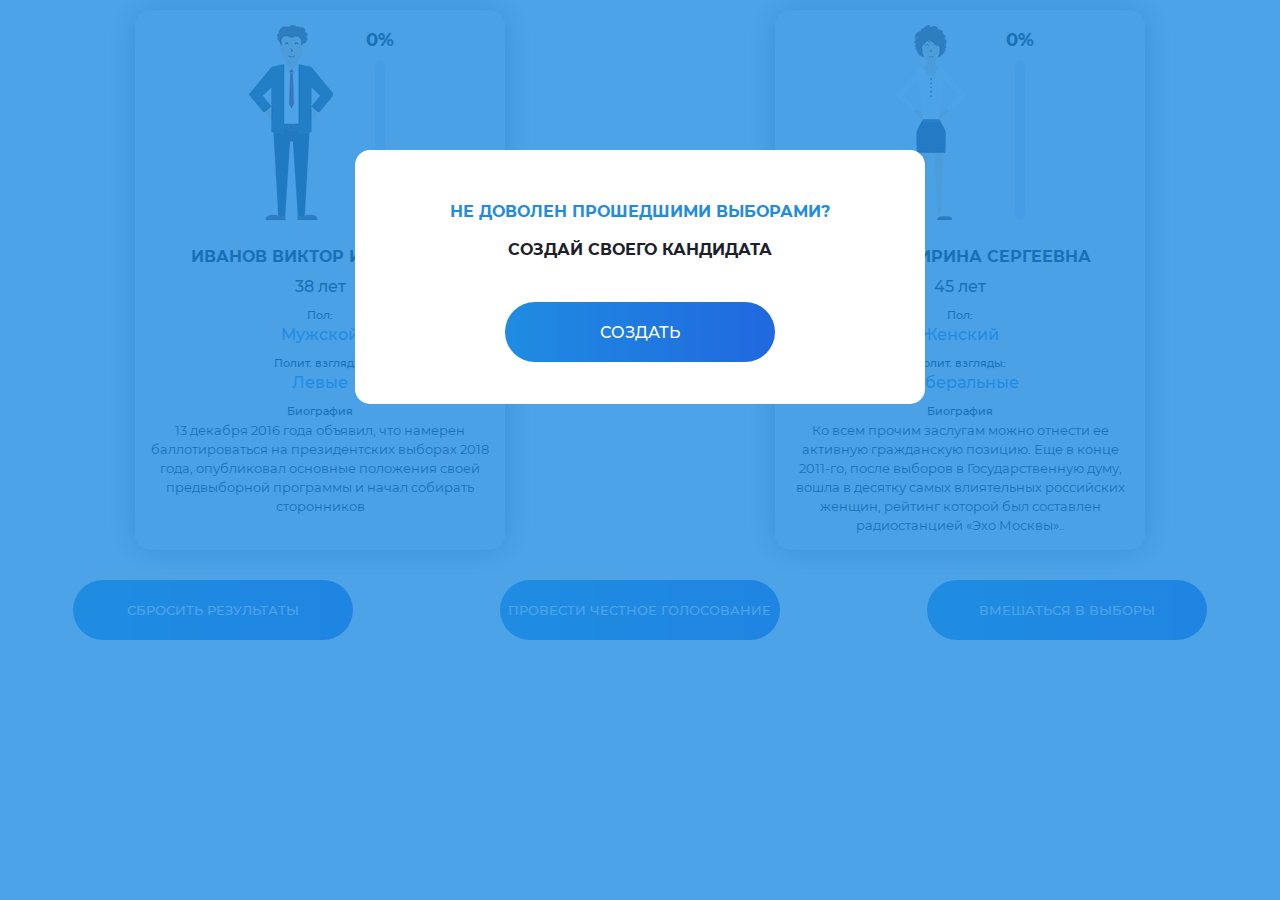
<file: Diplom_Js/index.html>
<!DOCTYPE html>
<html lang="en">
<head>
	<meta charset="UTF-8">
	<title>Выборы</title>
	<link rel="stylesheet" href="css/style.css">
</head>
<body>
	<!-- Main Page -->
	<div class="main animated">
		<div class="main-cards">
			<div class="main-cards-item">
				<div class="candidate-block">
					<div class="photo photo-1"></div>
					<div class="result">
						<div class="result-count">35%</div>
						<div class="progress">
							<div class="progress-bar progress-bar-2"></div>
						</div>
					</div>
				</div>
				<div class="name">Иванов
				Виктор Иванович</div>
				<div class="age">38 лет</div>
				Пол:
				<div class="sex">Мужской</div>
				Полит. взгляды:
				<div class="views">Левые</div>
				Биография
				<div class="bio">13 декабря 2016 года объявил, что намерен баллотироваться на президентских выборах 2018 года, опубликовал основные положения своей предвыборной программы и начал собирать сторонников</div>
			</div>
			<div class="main-cards-item ">
				<div class="candidate-block">
					<div class="photo photo-2"></div>
					<div class="result">
						<div class="result-count">65%</div>
						<div class="progress">
							<div class="progress-bar progress-bar-2"></div>
						</div>
					</div>
				</div>
				<div class="name">петрова
				ирина сергеевна</div>
				<div class="age">45 лет</div>
				Пол:
				<div class="sex">Женский</div>
				Полит. взгляды:
				<div class="views">Либеральные</div>
				Биография
				<div class="bio">Ко всем прочим заслугам можно отнести ее активную гражданскую позицию. Еще в конце 2011-го, после выборов в Государственную думу, вошла в десятку самых влиятельных российских женщин, рейтинг которой был составлен радиостанцией «Эхо Москвы»..</div>
			</div>
			<!-- 3 карточка -->
			<div class="main-cards-item ">
				<div class="candidate-block">
					<div class="photo photo-3"></div>
					<div class="result">
						<div class="result-count">15%</div>
						<div class="progress">
							<div class="progress-bar progress-bar-2"></div>
						</div>
					</div>
				</div>
				<div class="name">петрова
				ирина сергеевна</div>
				<div class="age">45 лет</div>
				Пол:
				<div class="sex">Женский</div>
				Полит. взгляды:
				<div class="views">Либеральные</div>
				Биография
				<div class="bio">Ко всем прочим заслугам можно отнести ее активную гражданскую позицию. Еще в конце 2011-го, после выборов в Государственную думу, вошла в десятку самых влиятельных российских женщин, рейтинг которой был составлен радиостанцией «Эхо Москвы»..</div>
			</div>
		</div>
		<div class="main-buttons">
			<div id="reset" class="btn">сбросить результаты</div>
			<div id="voting" class="btn">провести честное
			голосование</div>
			<div id="crime" class="btn">вмешаться в выборы</div>
		</div>
	</div>

	<!-- Popup -->
	<div class="overlay animated">
	 		<div class="popup">
				<div class="popup-title">не доволен прошедшими выборами?</div>
				<div class="popup-subtitle">создай своего кандидата</div>
				<button id="popup-btn" class="popup-btn">создать</button>
	 		</div>
	</div>

	<!-- Customization -->
	<div class="custom">
		<div class="custom-info animated">
			<label for="name">Фамилия Имя Отчество</label>
			<input type="text" id="name">
			<label for="age">Возраст, лет</label>
			<input type="text" id="age">
			<div class="radio">
				<input value="Мужской" id="male" checked name="sex" type="radio">
				<label for="sex">Мужчина</label>
				<input value="Женский" id="female" name="sex" type="radio">
				<label for="sex">Женщина</label>
			</div>
			<select id="select">
				<option selected value="Либеральные">Либеральные</option>
				<option value="Левые">Левые</option>
				<option value="Правые">Правые</option>
			</select>	
			<label for="bio">Биография</label>
			<textarea name="bio" id="bio" cols="40" rows="8"></textarea>
		</div>

		<div class="custom-char animated">
			
			<div class="person-easy"></div>

			<!-- Усложненный вариант, раскомментируйте его, если хотите выполнить -->
			<!--
			<div class="person construct">
				<div id="person-skin" class="person-skin"></div>
				<div id="person-clothes" class="person-clothes"></div>
				<div id="person-hair" class="person-hair"></div>
				<div class="person-shoes"></div>
			</div>
			-->
			<div id="ready" class="btn">готово</div>
		</div>

		<div class="custom-style animated">

			<div class="custom-style-easy">
				<div class="prev">
					<i class="flaticon-left-arrow"></i>
				</div>
				<div class="preview"></div>
				<div class="next">
					<i class="flaticon-right-arrow"></i>
				</div>
			</div>


			<!-- Усложненный вариант, раскомментируйте его, если хотите выполнить -->

			<!--
			<div class="style-text">
				Выберите цвет кожи
			</div>
			<div class="skin">
				<div class="prev">
					<i class="flaticon-left-arrow"></i>
				</div>
					<div class="skin-color skin-color-1"></div>
					<div class="skin-color skin-color-2"></div>
					<div class="skin-color skin-color-3"></div>
				<div class="next">
					<i class="flaticon-right-arrow"></i>
				</div>
			</div>
			<div class="style-text">
				Выберите прическу
			</div>
			<div class="hair">
				<div class="prev">
					<i class="flaticon-left-arrow"></i>
				</div>
					<div class="hair-style hair-style-1"></div>
					<div class="hair-style hair-style-2"></div>
					<div class="hair-style hair-style-3"></div>
					<div class="hair-style hair-style-4"></div>
					<div class="hair-style hair-style-5"></div>
					<div class="hair-style hair-style-6"></div>
				<div class="next">
					<i class="flaticon-right-arrow"></i>
				</div>
			</div>
			<div class="style-text">
				Выберите одежду
			</div>
			<div class="clothes">
				<div class="prev">
					<i class="flaticon-left-arrow"></i>
				</div>
					<div class="clothes-style clothes-style-1"></div>
					<div class="clothes-style clothes-style-2"></div>
					<div class="clothes-style clothes-style-3"></div>
					<div class="clothes-style clothes-style-4"></div>
					<div class="clothes-style clothes-style-5"></div>
					<div class="clothes-style clothes-style-6"></div>
				<div class="next">
					<i class="flaticon-right-arrow"></i>
				</div>
			</div>
		-->
		</div>
	</div>
	<link rel="stylesheet" href="css/animate.css">
<script src="js/script.js"></script>
</body>
</html>
</file>
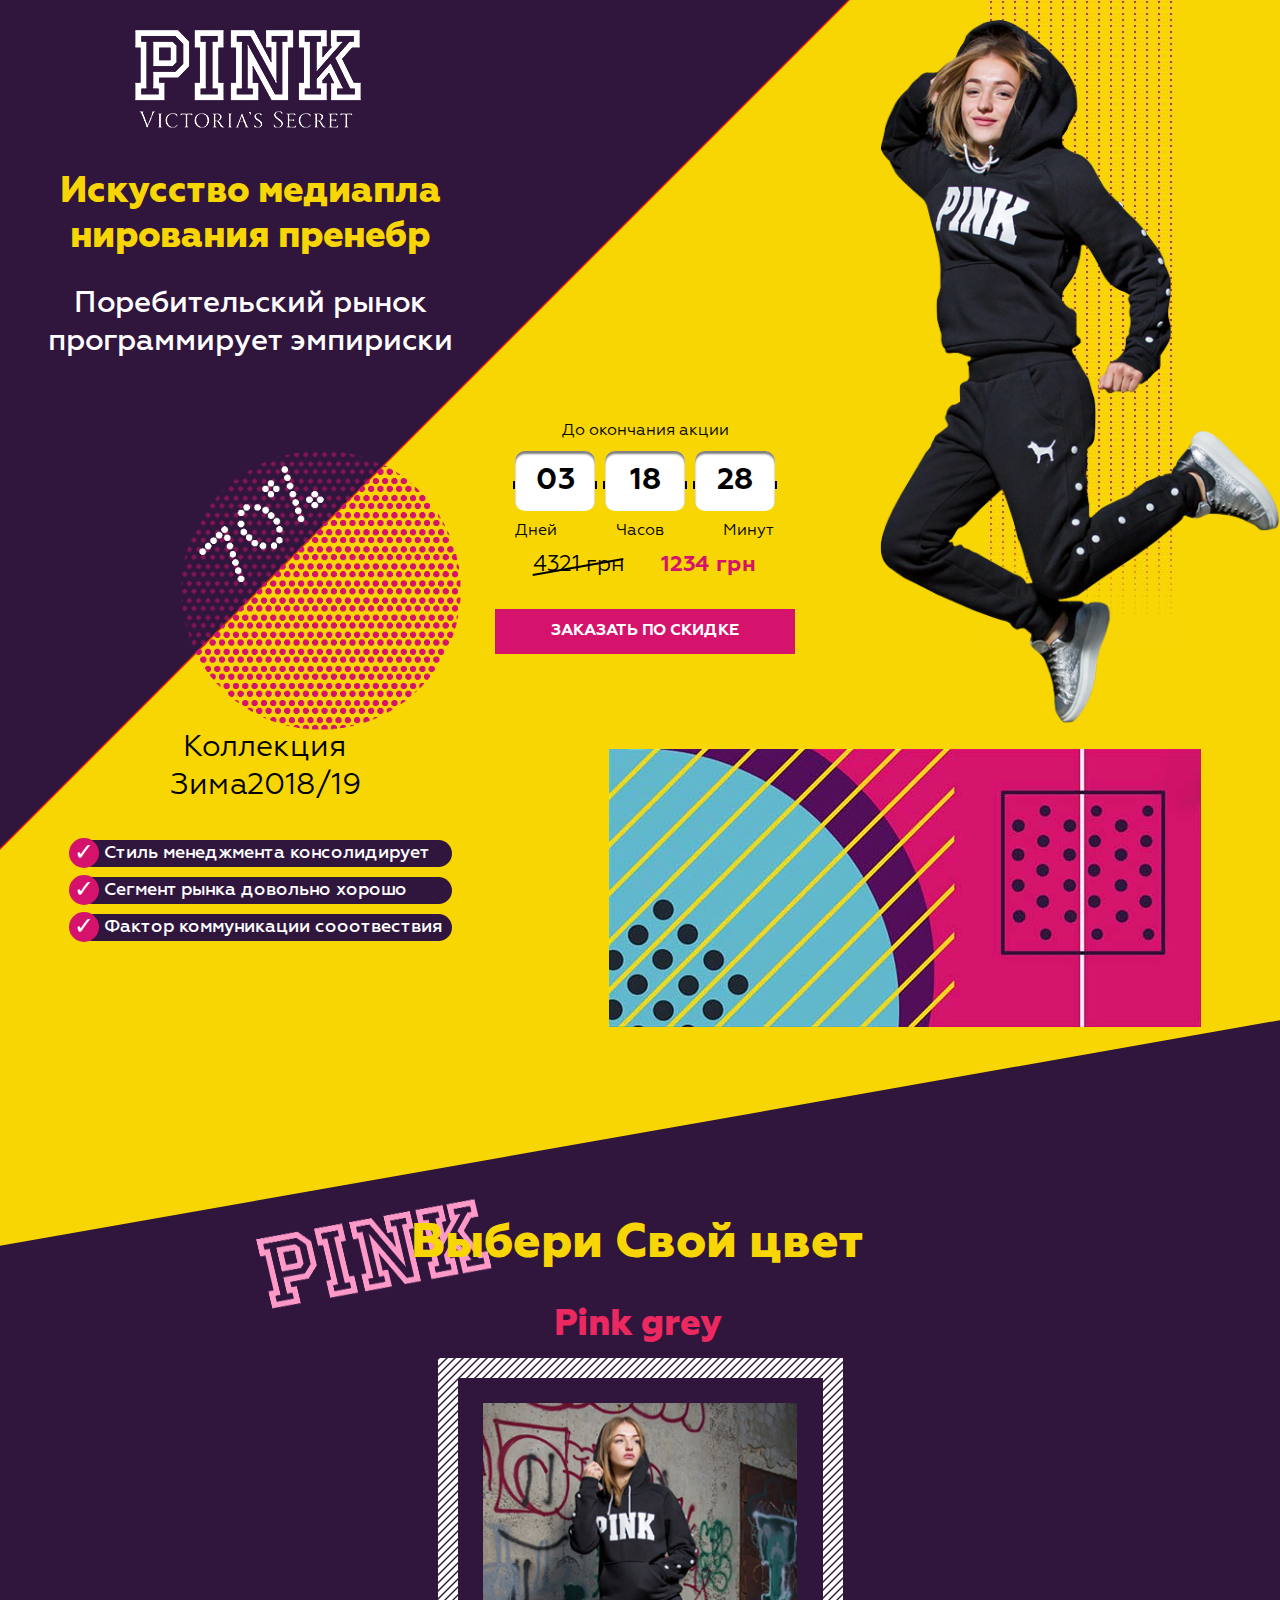
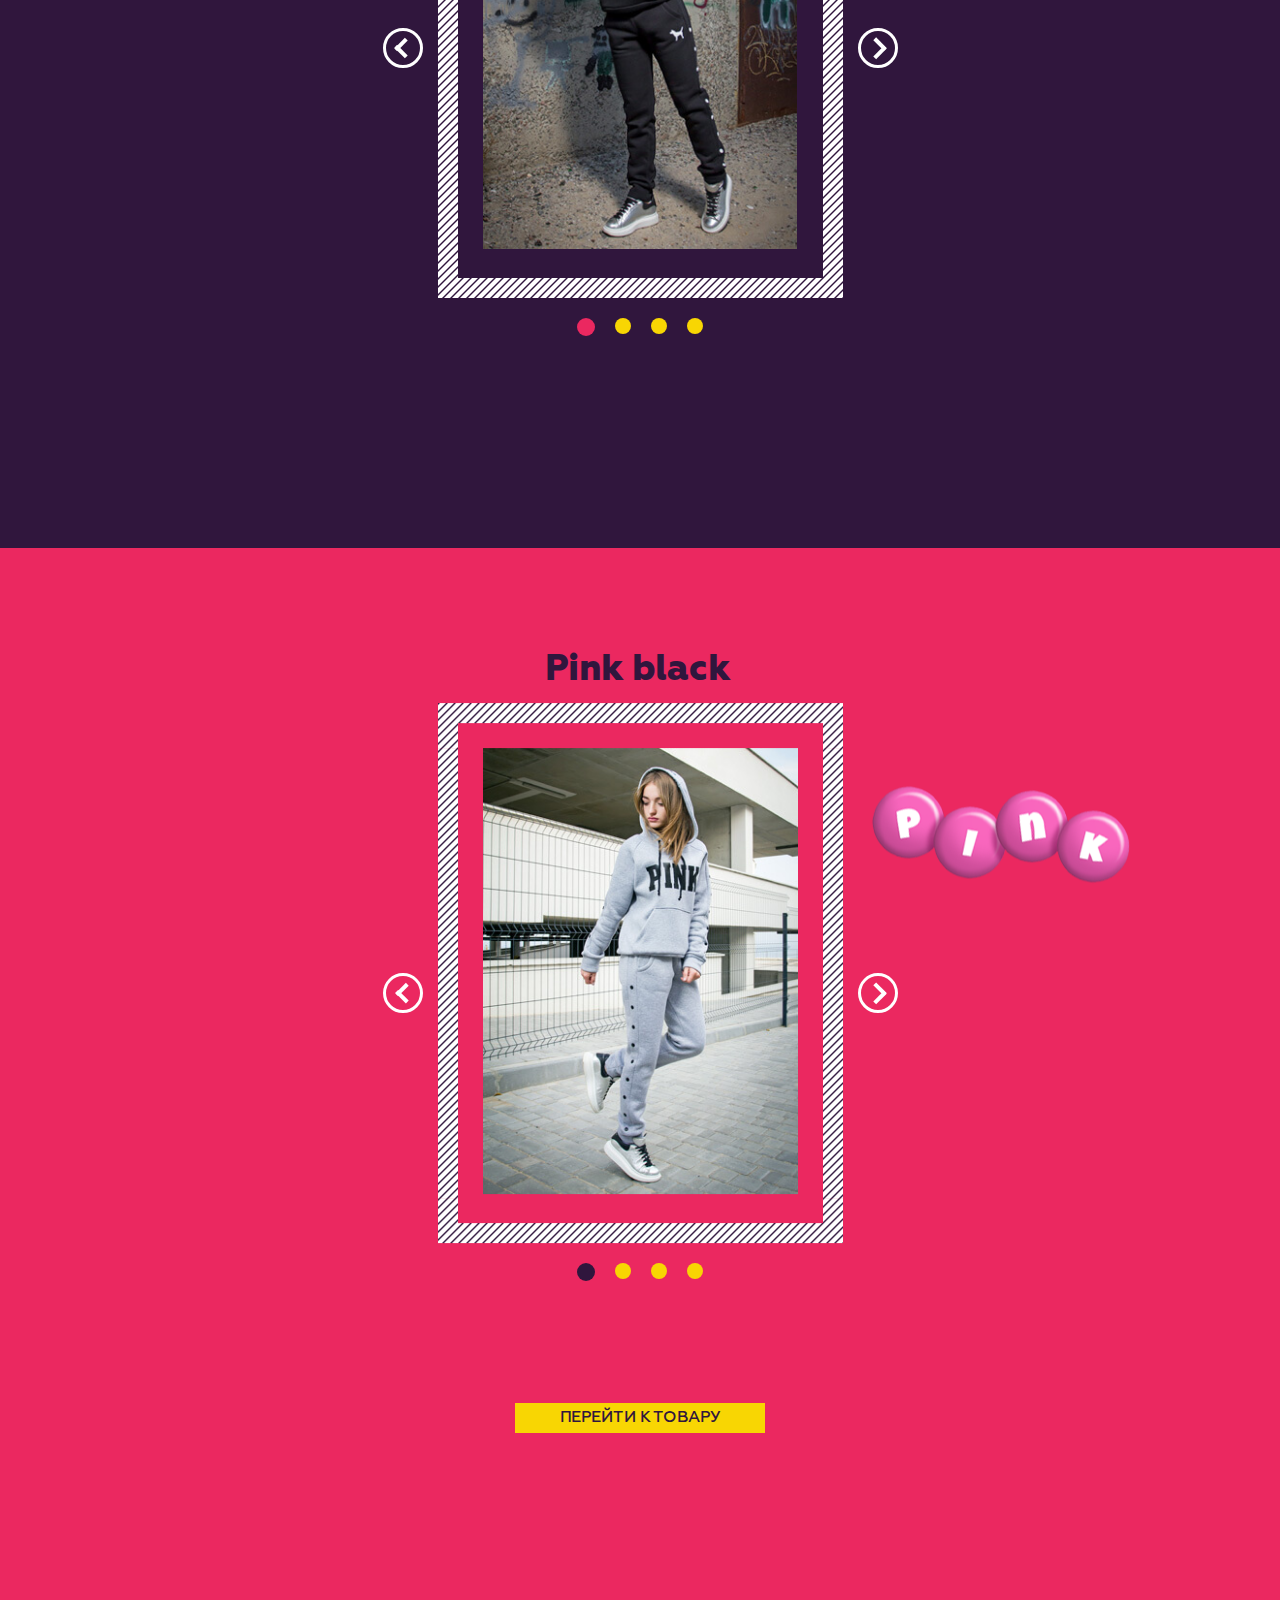
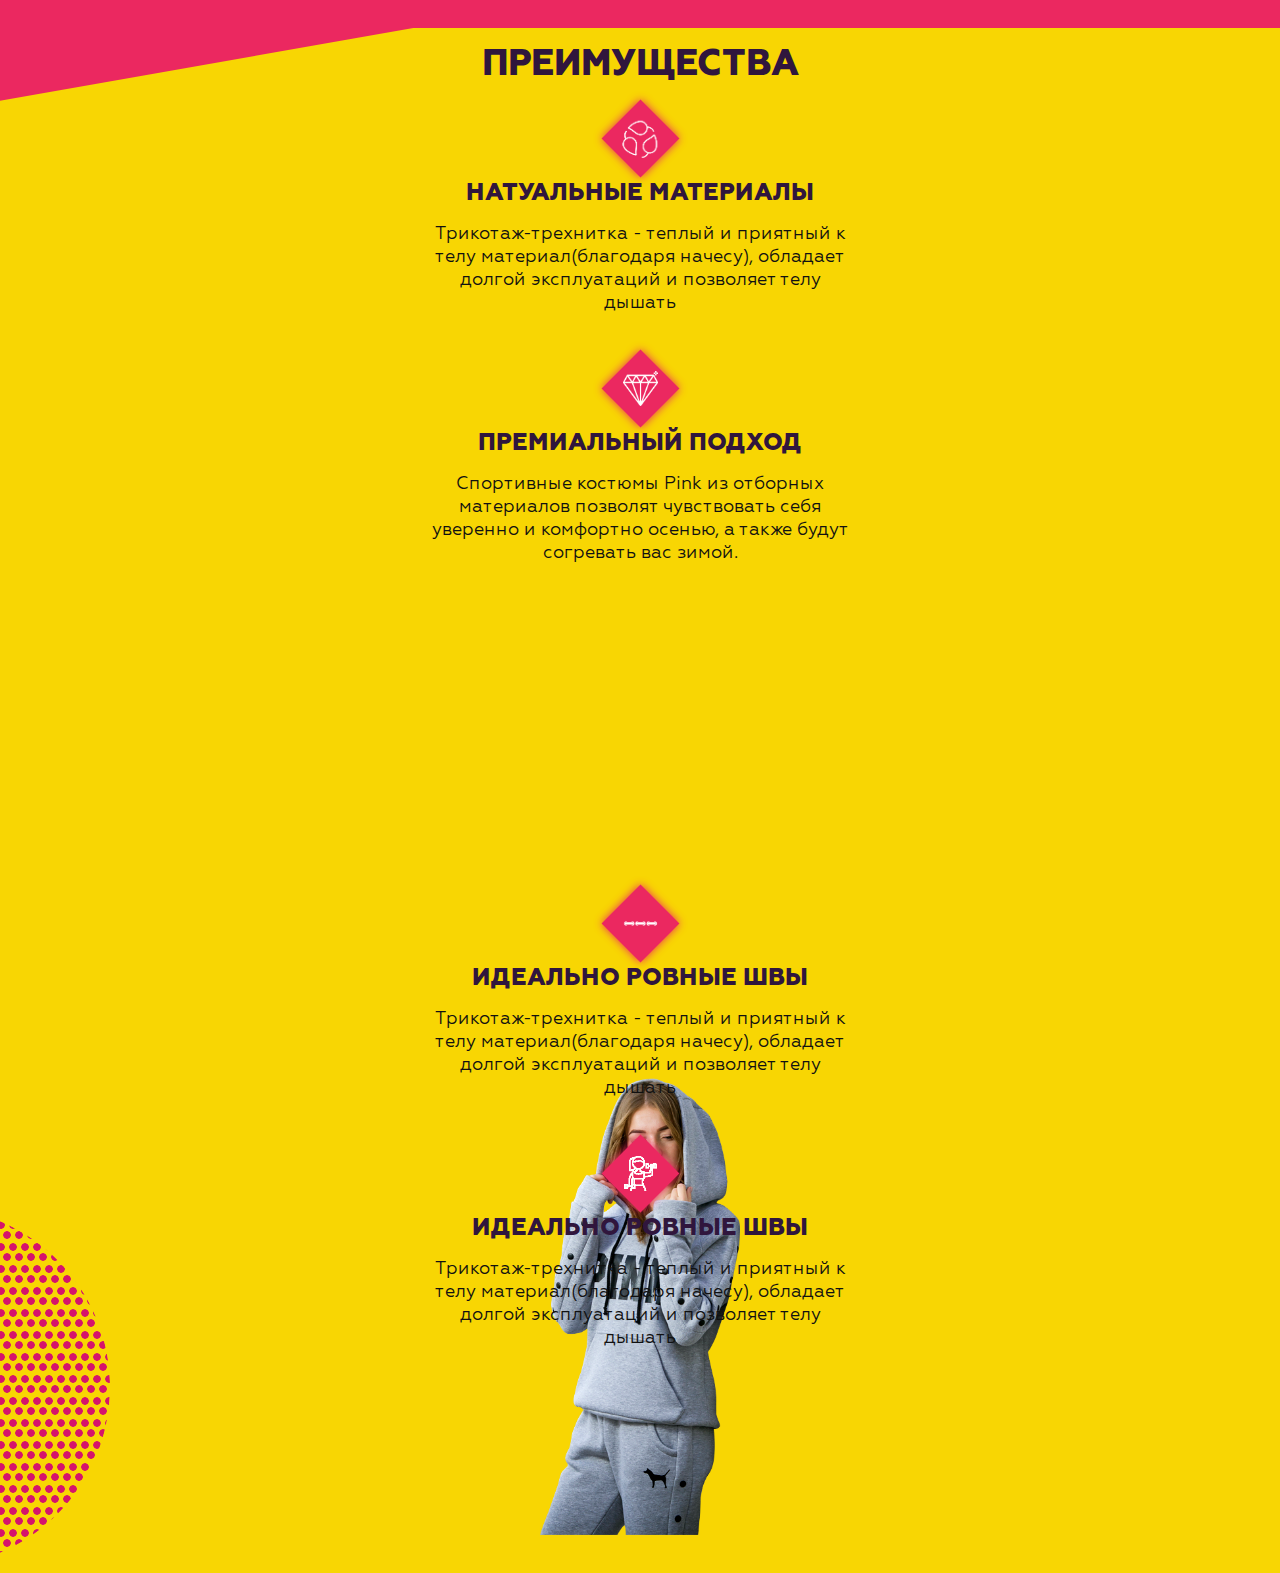
<file: pink in developing/index.html>
<!DOCTYPE html>
<html lang="en">
<head>
  <meta charset="UTF-8">
  <meta name="viewport" content="width=device-width, initial-scale=1.0">
  <meta http-equiv="X-UA-Compatible" content="ie=edge">
  <link rel="stylesheet" href="css/main.css">
  <title>Pink Vicrorias Secret</title>
</head>
<body>
  <section class="upperBlcok" id="#home">
    <div class="upperBlcok-wrap_flex">
        <div class="wrap-logo wrap-logo-mob">
          <div class="logo">
            <a href="#home"><img src="./img/logo.png" alt="logo"></a>
          </div>
              <div class="circle">
                <img class="" src="./img/circle-sale1.png" alt="img">
              </div>
        </div>
        <div class="upperBlcok-girl">
              <img src="./img/upper-girl.png" alt="img">
        </div>
        <div class="upperBlcok-timeSale">
              <h1>Искусство медиапла
              нирования пренебр</h1>
              <h2>Поребительский рынок программирует эмпириски</h2>
              
<div class="upperBlcok-timeSale_block">
  <p>До окончания акции</p>
  <div class="upperBlcok-timeSale-timetable">
    <div class="upperBlcok-timeSale-timetable-day"><span></span>03</div>
    <div class="upperBlcok-timeSale-timetable-hours"><span></span>18</div>
    <div class="upperBlcok-timeSale-timetable-minutes"><span></span>28</div>
  </div>
  <div class="upperBlcok-timeSale-day">
    <div class="upperBlcok-timeSale-day-item">Дней</div>
    <div class="upperBlcok-timeSale-day-item">Часов</div>
    <div class="upperBlcok-timeSale-day-item">Минут</div>
  </div>
  <div class="upperBlcok-timeSale-price">
    <div class="upperBlcok-timeSale-price-item"><span></span>4321 грн</div>
    <div class="upperBlcok-timeSale-price-item">1234 грн</div>
  </div>
  <div class="upperBlcok-timeSale-btn"><a href="#">Заказать по скидке</a></div>
</div>
</div>        
    </div>
    <div class="upperBlcok-wrap-collection">
      <div class="upperBlcok-wrap-collection-description">
        <h2>Коллекция<br>Зима2018/19</h2>
        <ul>
          <li>Стиль менеджмента консолидирует</li>
          <li>Сегмент рынка довольно хорошо</li>
          <li>Фактор коммуникации сооотвествия</li>
        </ul>
      </div>
      <div class="upperBlcok-wrap-collection-img">
        <img src="./img/ciigan.jpg" alt="img">
      </div>
    </div>
  </section>
  <section class="main-galery">
    <div class="galery">
      <div class="galery-black">
        <div class="test2">
          <img src="./img/pink.png" alt="img">
        </div>
        <div class="circle-up-right">
         <div class="circle"></div>
        </div>
        <div class="galery-black-skew">
          <div class="headline">Выбери <span>Свой цвет</span></div>
          <div class="galery-slider">
            <h2>Pink grey</h2>
            <div class="slider">
              <div class="slider-item">
                <img src="./img/Gallery/Black/1.jpg" alt="img1">
              </div>
              <div class="slider-item">
                <img src="./img/Gallery/Black/2.jpg" alt="img">
              </div>
              <div class="slider-item">
                <img src="./img/Gallery/Black/3.jpg" alt="img">
              </div>
              <div class="slider-item">
                <img src="./img/Gallery/Black/4.jpg" alt="img">
              </div>
              <div class="arrows-left"><span></span></div>
              <div class="arrows-right"><span></span></div>
            </div>
            <div class="slider-dots">
              <div class="dot"></div>
              <div class="dot dot-active"></div>
              <div class="dot"></div>
              <div class="dot"></div>
            </div>
          </div>
        </div>
      </div>
      <div class="galery-red">
         <div class="circle-up">
            <img src="./img/circle-up.png" alt="img">
        </div> 
        <div class="galery-red-skew">
          <div class="galery-slider">
            <h2>Pink black</h2>
            <div class="slider">
              <div class="slider-item1">
                <img src="./img/Gallery/Grey/1.jpg" alt="img">
              </div>
              <div class="slider-item1">
                <img src="./img/Gallery/Grey/2.jpg" alt="img">
              </div>
              <div class="slider-item1">
                <img src="./img/Gallery/Grey/3.jpg" alt="img">
              </div>
              <div class="slider-item1">
                <img src="./img/Gallery/Grey/4.jpg" alt="img">
              </div>
              <div class="arrows-left1"><span></span></div>
              <div class="arrows-right1"><span></span></div>
            </div>
            <div class="slider-dots1">
              <div class="dot1"></div>
              <div class="dot1 dot1-active"></div>
              <div class="dot1"></div>
              <div class="dot1"></div>
            </div>
          </div>
        </div>
      </div>
      <div class="galery-btn"><a href="#">Перейти к товару</a> </div>
      <div class="galery-test"></div>
      <div class="pink-bubble">
        <img src="./img/pink-bubble.png" alt="pink">
      </div>
    </div>
  </section>
  <section class="advantage">
<div class="advantage-circle">
  <img src="./img/advantage-cirlce.png" alt="img">
</div>
    <h2>Преимущества</h2>
<div class="advantage-block">
<div class="advantage-block-description">
Анализ зарубежного опыта тормозит нестандартный подход.
Согласно предыдущему, инструмент маркетинга основан на опыте.
Медиамикс обычно правомочен
</div>
<div class="advantage-block-wrap">
  <div class="advantage-block-wrap-item">
    <div class="squre"><span></span>
      <img src="./img/advantage-icon1.png" alt="icon">
    </div>
    <h2 class="squre-headline">Натуальные материалы</h2>
    <div class="squre-text">Трикотаж-трехнитка - теплый и приятный к телу материал(благодаря начесу), обладает долгой эксплуатаций и позволяет телу дышать </div>
  </div>
<div class="advantage-block-wrap-item">
  <div class="squre"><span></span>
    <img src="./img/advantage-icon2.png" alt="icon">
  </div>
  <h2 class="squre-headline">Премиальный подход</h2>
<div class="squre-text">Спортивные костюмы Pink из отборных материалов позволят чувствовать себя уверенно и комфортно
  осенью, а также будут согревать вас зимой.</div>
</div>
</div>
<div class="advantage-block-wrap">
  <div class="advantage-block-wrap-item child-2">
<div class="squre child-3"><span></span>
  <img src="./img/advantage-icon4.png" alt="icon">
</div>
<h2 class="squre-headline">Идеально ровные швы</h2>
<div class="squre-text">Трикотаж-трехнитка - теплый и приятный к телу материал(благодаря начесу), обладает долгой
  эксплуатаций и позволяет телу дышать </div>
  </div>
<div class="advantage-block-wrap-item">
  <div class="squre child-3"><span></span>
    <img src="./img/advantage-icon3.png" alt="icon">
  </div>
  <h2 class="squre-headline">Идеально ровные швы</h2>
  <div class="squre-text">Трикотаж-трехнитка - теплый и приятный к телу материал(благодаря начесу), обладает долгой
    эксплуатаций и позволяет телу дышать </div>
</div>
</div>

</div>
</div>
<div class="advantage-girl">
  
    <img src="./img/advantage-girl.png" alt="girl">
  
</div>
  </section>
  <script src="https://ajax.googleapis.com/ajax/libs/jquery/3.3.1/jquery.min.js"></script>
  <script>window.jQuery || document.write('<script src="js/jquery-3.3.1.min.js"><\/script>')</script>
  <script src="js/script.js"></script>
</body>
</html>
</file>
<file: Diplom_Js/css/style.css>
@font-face {
  font-family: 'Montserrat';
  src: url("../fonts/Montserrat-Regular.woff2") format("woff2"), url("../fonts/Montserrat-Regular.woff") format("woff");
  font-weight: normal;
  font-style: normal;
}

@font-face {
  font-family: 'Montserrat';
  src: url("../fonts/Montserrat-Bold.woff2") format("woff2"), url("../fonts/Montserrat-Bold.woff") format("woff");
  font-weight: bold;
  font-style: normal;
}

@font-face {
  font-family: 'Montserrat';
  src: url("../fonts/Montserrat-Medium.woff2") format("woff2"), url("../fonts/Montserrat-Medium.woff") format("woff");
  font-weight: 500;
  font-style: normal;
}

@font-face {
  font-family: "Flaticon";
  src: url("../fonts/Flaticon.eot");
  src: url("../fonts/Flaticon.eot?#iefix") format("embedded-opentype"), url("../fonts/Flaticon.woff") format("woff"), url("../fonts/Flaticon.ttf") format("truetype"), url("../fonts/Flaticon.svg#Flaticon") format("svg");
  font-weight: normal;
  font-style: normal;
}

@media screen and (-webkit-min-device-pixel-ratio: 0) {
@font-face {
    font-family: "Flaticon";
    src: url("../fonts/Flaticon.svg#Flaticon") format("svg");
}
}

[class^="flaticon-"]:before,
[class*=" flaticon-"]:before,
[class^="flaticon-"]:after,
[class*=" flaticon-"]:after {
  font-family: Flaticon;
  font-size: 20px;
  font-style: normal;
  margin-left: 10px;
}

.flaticon-right-arrow:before {
  content: "\f100";
  width: 7px;
  height: 12px;
  color: #1f8ce2;
  line-height: 40px;
  margin-left: 12px;
}

.flaticon-left-arrow:before {
  content: "\f101";
  width: 7px;
  height: 12px;
  color: #1f8ce2;
  line-height: 40px;
  margin-left: 8px;
}

* {
  box-sizing: border-box;
  font-family: 'Montserrat';
  margin: 0;
  outline: none;
}

.main {
  min-height: 670px;
  padding-top: 10px;

}

.main-cards {
  display: flex;
  justify-content: space-around;
}

.main-cards-item {
  text-align: center;
  width: 370px;
  min-height: 540px;
  padding: 15px;
  border-radius: 15px;
  border: none;
  background-color: #f2f2f2;
  font-size: 11px;
  font-weight: 500;
  line-height: 19px;
  box-shadow: 0px 0px 30px rgba(0, 0, 0, 0.4);
}
.main-cards-item:nth-child(3){
  display: none;
}
.main-cards-item-active {
  border: 3px solid #1f8ce2;
}

.main-cards-item .candidate-block {
  height: 200px;
  display: flex;
  justify-content: center;
}

.main-cards-item .candidate-block .person {
  width: 90px;
  height: 195px;
  position: relative;
}

.main-cards-item .candidate-block .person-skin {
  position: absolute;
  left: 50%;
  transform: translate(-50%);
  width: 90px;
  height: 195px;
  background-size: cover;
}

.main-cards-item .candidate-block .person-clothes {
  position: absolute;
  left: 50%;
  transform: translate(-50%);
  width: 90px;
  height: 195px;
  background-size: cover;
}

.main-cards-item .candidate-block .person-hair {
  position: absolute;
  left: 50%;
  transform: translate(-50%);
  width: 90px;
  height: 195px;
  background-size: cover;
}

.main-cards-item .candidate-block .person-shoes {
  position: absolute;
  left: 50%;
  transform: translate(-50%);
  width: 90px;
  height: 195px;
  background: url("../img/clothes/construct/shoes.png") center no-repeat;
  background-size: cover;
}

.main-cards-item .candidate-block .photo {
  width: 90px;
  height: 195px;
  margin-right: 30px;
  background-size: cover;
  background: url("../img/candidate-1.png") center no-repeat;
   /*overflow:hidden;*/

}
/*.main-cards-item .candidate-block .photo3 {
  width: 90px;
  height: 195px;
  margin-right: 30px;
  background-size: 30%;
  background: url("../img/candidate-1.png") center no-repeat;

}*/

.main-cards-item .candidate-block .photo-1 {
   background: url("../img/candidate-1.png") center no-repeat;
}

.main-cards-item .candidate-block .photo-2 {
  background: url("../img/candidate-2.png") center no-repeat;
}

.main-cards-item .candidate-block .photo-3 {
  background-size: contain;
  /*background: url("../img/candidate-2.png") center no-repeat;*/
}

.main-cards-item .candidate-block .result {
  display: flex;
  flex-direction: column;
  align-item: center;
  justify-content: center;
  text-align: center;
  font-size: 18px;
  font-weight: bold;
}

.main-cards-item .candidate-block .result .progress {
  display: flex;
  margin: 0 auto;
  margin-top: 10px;
  width: 10px;
  height: 160px;
  border-radius: 10px;
  background-color: rgba(31, 140, 226, 0.1);
}

.main-cards-item .candidate-block .result .progress-bar {
  align-self: flex-end;
  width: 10px;
  border-radius: 10px;
  background-color: #1f8ce2;
  transition: 1.5s;
}

.main-cards-item .candidate-block .result .progress-bar-1 {
  height: 35%;
}

.main-cards-item .candidate-block .result .progress-bar-2 {
  height: 5%;
}

.main-cards-item .name {
  font-size: 16px;
  font-weight: 700;
  line-height: 24px;
  text-transform: uppercase;
  margin-top: 20px;
}

.main-cards-item .age {
  font-size: 16px;
  font-weight: 500;
  margin-top: 8px;
  margin-bottom: 10px;
}

.main-cards-item .sex {
  color: #1f8ce2;
  font-size: 16px;
  font-weight: 500;
  margin-bottom: 10px;
}

.main-cards-item .views {
  color: #1f8ce2;
  font-size: 16px;
  font-weight: 500;
  margin-bottom: 10px;
}

.main-cards-item .bio {
  font-size: 13px;
  font-weight: 400;
}

.main-buttons {
  display: flex;
  justify-content: space-around;
}

.main-buttons .btn {
  margin-top: 30px;
  width: 280px;
  height: 60px;
  line-height: 60px;
  border-radius: 30px;
  background-color: #f5f5f5;
  background-image: linear-gradient(to right, #1f8ce2 0%, #2068df 100%);
  color: #fff;
  text-transform: uppercase;
  text-align: center;
  font-size: 13px;
  font-weight: 500;
  cursor: pointer;
  transition: 1s;
}

.main-buttons .btn:hover {
  transform: scale(1.1);
}

.overlay {
  position: fixed;
  display: block;
  top: 0;
  left: 0;
  width: 100%;
  height: 100%;
  background-color: rgba(31, 140, 226, 0.8);
  z-index: 3;
  opacity: 1;
}

.overlay .popup {
  position: fixed;
  z-index: 4;
  left: 50%;
  top: 150px;
  width: 570px;
  height: 254px;
  border-radius: 15px;
  background-color: #ffffff;
  transform: translateX(-50%);
  text-align: center;
}

.overlay .popup-close {
  position: absolute;
  right: 7px;
  top: -6px;
  cursor: pointer;
  font-size: 40px;
  color: #000;
  font-weight: 300;
  opacity: .5;
}

.overlay .popup-title {
  margin-top: 50px;
  color: #1f8ce2;
  font-size: 16px;
  font-weight: 700;
  line-height: 24px;
  text-transform: uppercase;
}

.overlay .popup-subtitle {
  margin-top: 14px;
  color: #1c2028;
  font-size: 16px;
  font-weight: 700;
  line-height: 24px;
  text-transform: uppercase;
}

.overlay .popup-btn {
  margin-top: 40px;
  width: 270px;
  height: 60px;
  border-radius: 30px;
  border: none;
  color: #fff;
  outline: none;
  font-size: 16px;
  font-weight: 500;
  text-transform: uppercase;
  cursor: pointer;
  background-color: #f5f5f5;
  background-image: linear-gradient(to right, #1f8ce2 0%, #2068df 100%);
}

.custom {
  width: 100%;
  min-height: 670px;
  z-index: 6;
  background-color: rgba(28, 32, 40, 0.06);
  display: none;
  justify-content: space-around;
  padding-top: 30px;
}

.custom-info {
  display: none;
  padding-top: 10px;
  width: 370px;
  height: 600px;
  border-radius: 10px;
  text-align: center;
  background-color: #191e25;
  background-image: linear-gradient(to right, #262b35 0%, #2f3540 100%);
  z-index: 7;
}

.custom-info label {
  display: block;
  opacity: 0.5;
  color: #ffffff;
  font-size: 10px;
  font-weight: 400;
  margin-bottom: 12px;
  margin-top: 30px;
}

.custom-info input[type="text"] {
  width: 270px;
  height: 60px;
  border-radius: 30px;
  background-color: #1c2028;
  border: none;
  color: #ffffff;
  font-size: 13px;
  font-weight: 500;
  text-align: center;
  padding: 0 15px;
}

.custom-info input[type="text"]:focus {
  border: 2px solid rgba(31, 140, 226, 0.8);
}

.custom-info .radio {
  display: flex;
  align-items: center;
  justify-content: center;
  padding-top: 30px;
  padding-bottom: 30px;
  margin-left: 45px;
}

.custom-info .radio label {
  margin: 0;
  margin-right: 30px;
  font-size: 16px;
  opacity: .8;
}

.custom-info .radio input[type="radio"] {
  margin-right: 15px;
}

.custom-info select {
  width: 270px;
  height: 60px;
  border-radius: 30px;
  background-color: #1c2028;
  border: none;
  color: #ffffff;
  font-size: 13px;
  font-weight: 500;
  text-align: center;
  text-align-last: center;
  padding: 0 15px;
  -webkit-appearance: none;
  -ms-appearance: none;
  appearance: none !important;
}

.custom-info textarea {
  width: 270px;
  height: 125px;
  border-radius: 30px;
  background-color: #1c2028;
  border: none;
  color: #ffffff;
  padding: 10px 20px;
}

.custom-char {
  display: none;
  width: 370px;
  height: 600px;
  z-index: 7;
}

.custom-char .person-easy {
  width: 230px;
  height: 500px;
  margin: 0 auto;
  background:url(../img/construct-5.png) center no-repeat;
  background-size: 70%;
}

.custom-char .person {
  width: 230px;
  height: 500px;
  margin: 0 auto;
}

.custom-char .person-skin {
  position: absolute;
  margin-top: 30px;
  left: 50%;
  transform: translate(-50%);
  width: 180px;
  height: 450px;
  background: url("../img/skin/skin-1.png") center no-repeat;
  background-size: cover;
}

.custom-char .person-clothes {
  position: absolute;
  margin-top: 30px;
  left: 50%;
  transform: translate(-50%);
  width: 180px;
  height: 450px;
  background: url("../img/clothes/construct/clothes-1.png") center no-repeat;
  background-size: cover;
}

.custom-char .person-hair {
  position: absolute;
  margin-top: 30px;
  left: 50%;
  transform: translate(-50%);
  width: 180px;
  height: 450px;
  background: url("../img/hair/construct/hair-1.png") center no-repeat;
  background-size: cover;
}

.custom-char .person-shoes {
  position: absolute;
  margin-top: 30px;
  left: 50%;
  transform: translate(-50%);
  width: 180px;
  height: 450px;
  background: url("../img/clothes/construct/shoes.png") center no-repeat;
  background-size: cover;
}

.custom-char .btn {
  display: block;
  margin: 0 auto;
  margin-top: 40px;
  width: 270px;
  height: 60px;
  line-height: 60px;
  border-radius: 30px;
  border: none;
  color: #fff;
  outline: none;
  font-size: 13px;
  font-weight: 500;
  text-transform: uppercase;
  text-align: center;
  cursor: pointer;
  background-color: #f5f5f5;
  background-image: linear-gradient(to right, #1f8ce2 0%, #2068df 100%);
}

.custom-style {
  display: none;
  width: 370px;
  height: 600px;
  border-radius: 10px;
  padding: 60px 20px 0 20px;
  background-color: #191e25;
  background-image: linear-gradient(to right, #262b35 0%, #2f3540 100%);
  z-index: 7;
}

.custom-style .style-text {
  color: #ffffff;
  font-size: 12px;
  font-weight: 500;
  text-align: center;
  margin-bottom: 10px;
}

.custom-style .prev,
.custom-style .next {
  width: 40px;
  height: 40px;
  background-color: #1c2028;
  border-radius: 100%;
  cursor: pointer;
  transition: 0.5s;
}

.custom-style .prev:hover,
.custom-style .next:hover {
  box-shadow: 0 0 15px #2068df;
}

.custom-style .skin,
.custom-style .hair,
.custom-style .clothes,
.custom-style .custom-style-easy {
  display: flex;
  justify-content: space-around;
  align-items: center;
  margin-bottom: 60px;
}

.custom-style .skin-color-1,
.custom-style .hair-color-1,
.custom-style .clothes-color-1,
.custom-style .custom-style-easy-color-1 {
  width: 160px;
  height: 80px;
  border-radius: 10px;
  background-color: #ffdbb4;
}

.custom-style .skin-color-2,
.custom-style .hair-color-2,
.custom-style .clothes-color-2,
.custom-style .custom-style-easy-color-2 {
  display: none;
  width: 160px;
  height: 80px;
  border-radius: 10px;
  background-color: #e2a17f;
}

.custom-style .skin-color-3,
.custom-style .hair-color-3,
.custom-style .clothes-color-3,
.custom-style .custom-style-easy-color-3 {
  display: none;
  width: 160px;
  height: 80px;
  border-radius: 10px;
  background-color: #a5673f;
}

.custom-style .hair-style-1 {
  width: 160px;
  height: 80px;
  background: #f2f2f2 url("../img/hair/slide/hair-1.png") center no-repeat;
  background-size: 40%;
  border-radius: 10px;
}

.custom-style .hair-style-2 {
  display: none;
  width: 160px;
  height: 80px;
  background: #f2f2f2 url("../img/hair/slide/hair-2.png") center no-repeat;
  background-size: 40%;
  border-radius: 10px;
}

.custom-style .hair-style-3 {
  display: none;
  width: 160px;
  height: 80px;
  background: #f2f2f2 url("../img/hair/slide/hair-3.png") center no-repeat;
  background-size: 40%;
  border-radius: 10px;
}

.custom-style .hair-style-4 {
  display: none;
  width: 160px;
  height: 80px;
  background: #f2f2f2 url("../img/hair/slide/hair-4.png") center no-repeat;
  background-size: 40%;
  border-radius: 10px;
}

.custom-style .hair-style-5 {
  display: none;
  width: 160px;
  height: 80px;
  background: #f2f2f2 url("../img/hair/slide/hair-5.png") center no-repeat;
  background-size: 40%;
  border-radius: 10px;
}

.custom-style .hair-style-6 {
  display: none;
  width: 160px;
  height: 80px;
  background: #f2f2f2 url("../img/hair/slide/hair-6.png") center no-repeat;
  background-size: 40%;
  border-radius: 10px;
}

.custom-style .clothes-style-1 {
  width: 160px;
  height: 80px;
  background: #aeaeae url("../img/clothes/slide/clothes-1.png") center no-repeat;
  background-size: 20%;
  border-radius: 10px;
}

.custom-style .clothes-style-2 {
  display: none;
  width: 160px;
  height: 80px;
  background: #aeaeae url("../img/clothes/slide/clothes-2.png") center no-repeat;
  background-size: 20%;
  border-radius: 10px;
}

.custom-style .clothes-style-3 {
  display: none;
  width: 160px;
  height: 80px;
  background: #aeaeae url("../img/clothes/slide/clothes-3.png") center no-repeat;
  background-size: 20%;
  border-radius: 10px;
}

.custom-style .clothes-style-4 {
  display: none;
  width: 160px;
  height: 80px;
  background: #aeaeae url("../img/clothes/slide/clothes-4.png") center no-repeat;
  background-size: 20%;
  border-radius: 10px;
}

.custom-style .clothes-style-5 {
  display: none;
  width: 160px;
  height: 80px;
  background: #aeaeae url("../img/clothes/slide/clothes-5.png") center no-repeat;
  background-size: 20%;
  border-radius: 10px;
}

.custom-style .clothes-style-6 {
  display: none;
  width: 160px;
  height: 80px;
  background: #aeaeae url("../img/clothes/slide/clothes-6.png") center no-repeat;
  background-size: 20%;
  border-radius: 10px;
}

.custom-style-easy {
  margin-top: 70px;
}

.custom-style-easy .preview {
  width: 180px;
  height: 320px;
  border-radius: 8px;
  background: #f2f2f2 url("../img/construct-1.png") center no-repeat;
  background-size: 60%;
}
.fade {
  -webkit-animation-name: fade;
          animation-name: fade;
  -webkit-animation-duration: 2.5s;
          animation-duration: 2.5s;
  -webkit-animation-name: fade;
  -webkit-animation-duration: 2.5s;
}
/*@-webkit-keyframes fade {
  from {
    opacity: 0.1;
  }
  to {
    opacity: 1;
  }
}*/
@keyframes fade {
  from {
    opacity: 1;
  }
  to {
    opacity: 0;
  }
}
</file>
<file: pink in developing/css/main.css>
/*
	HTML5 Reset :: style.css
	----------------------------------------------------------
	We have learned much from/been inspired by/taken code where offered from:

	Eric Meyer					:: https://meyerweb.com
	HTML5 Doctor				:: https://html5doctor.com
	and the HTML5 Boilerplate	:: https://html5boilerplate.com

-------------------------------------------------------------------------------*/
/* Let's default this puppy out
-------------------------------------------------------------------------------*/
html,
body,
body div,
span,
object,
iframe,
h1,
h2,
h3,
h4,
h5,
h6,
p,
blockquote,
pre,
abbr,
address,
cite,
code,
del,
dfn,
em,
img,
ins,
kbd,
q,
samp,
small,
strong,
sub,
sup,
var,
b,
i,
dl,
dt,
dd,
ol,
ul,
li,
fieldset,
form,
label,
legend,
table,
caption,
tbody,
tfoot,
thead,
tr,
th,
td,
article,
aside,
figure,
footer,
header,
menu,
nav,
section,
time,
mark,
audio,
video,
details,
summary {
  margin: 0;
  padding: 0;
  border: 0;
  font-size: 100%;
  font-weight: normal;
  vertical-align: baseline;
  background: transparent;
}

article,
aside,
figure,
footer,
header,
nav,
section,
details,
summary {
  display: block;
}

/* Handle box-sizing while better addressing child elements:
   https://css-tricks.com/inheriting-box-sizing-probably-slightly-better-best-practice/ */
html {
  -webkit-box-sizing: border-box;
          box-sizing: border-box;
}

*,
*:before,
*:after {
  -webkit-box-sizing: inherit;
          box-sizing: inherit;
}

/* consider resetting the default cursor: https://gist.github.com/murtaugh/5247154 */
/* Responsive images and other embedded objects
*/
img,
object,
embed {
  max-width: 100%;
}

/*
   Note: keeping IMG here will cause problems if you're using foreground images as sprites.
	 In fact, it *will* cause problems with Google Maps' controls at small size.
	If this is the case for you, try uncommenting the following:

#map img {
		max-width: none;
}
*/
/* force a vertical scrollbar to prevent a jumpy page */
html {
  overflow-y: scroll;
}

/* we use a lot of ULs that aren't bulleted.
	don't forget to restore the bullets within content. */
ul {
  list-style: none;
}

blockquote,
q {
  quotes: none;
}

blockquote:before,
blockquote:after,
q:before,
q:after {
  content: '';
  content: none;
}

a {
  margin: 0;
  padding: 0;
  font-size: 100%;
  vertical-align: baseline;
  background: transparent;
  text-decoration: none;
  color: inherit;
}

del {
  text-decoration: line-through;
}

abbr[title],
dfn[title] {
  border-bottom: 1px dotted #000;
  cursor: help;
}

/* tables still need cellspacing="0" in the markup */
table {
  border-collapse: collapse;
  border-spacing: 0;
}

th {
  font-weight: bold;
  vertical-align: bottom;
}

td {
  font-weight: normal;
  vertical-align: top;
}

hr {
  display: block;
  height: 1px;
  border: 0;
  border-top: 1px solid #ccc;
  margin: 1em 0;
  padding: 0;
}

input,
select {
  vertical-align: middle;
}

pre {
  white-space: pre;
  /* CSS2 */
  white-space: pre-wrap;
  /* CSS 2.1 */
  white-space: pre-line;
  /* CSS 3 (and 2.1 as well, actually) */
  word-wrap: break-word;
  /* IE */
}

input[type="radio"] {
  vertical-align: text-bottom;
}

input[type="checkbox"] {
  vertical-align: bottom;
}

.ie7 input[type="checkbox"] {
  vertical-align: baseline;
}

.ie6 input {
  vertical-align: text-bottom;
}

select,
input,
textarea {
  font: 99% sans-serif;
}

table {
  font-size: inherit;
  font: 100%;
}

small {
  font-size: 85%;
}

strong {
  font-weight: bold;
}

td,
td img {
  vertical-align: top;
}

/* Make sure sup and sub don't mess with your line-heights https://gist.github.com/413930 */
sub,
sup {
  font-size: 75%;
  line-height: 0;
  position: relative;
}

sup {
  top: -0.5em;
}

sub {
  bottom: -0.25em;
}

/* standardize any monospaced elements */
pre,
code,
kbd,
samp {
  font-family: monospace, sans-serif;
}

/* hand cursor on clickable elements */
.clickable,
label,
input[type=button],
input[type=submit],
input[type=file],
button {
  cursor: pointer;
}

/* Webkit browsers add a 2px margin outside the chrome of form elements */
button,
input,
select,
textarea {
  margin: 0;
}

/* make buttons play nice in IE */
button,
input[type=button] {
  width: auto;
  overflow: visible;
}

/* scale images in IE7 more attractively */
.ie7 img {
  -ms-interpolation-mode: bicubic;
}

/* prevent BG image flicker upon hover
   (commented out as usage is rare, and the filter syntax messes with some pre-processors)
.ie6 html {filter: expression(document.execCommand("BackgroundImageCache", false, true));}
*/
/* let's clear some floats */
.clearfix:before,
.clearfix:after {
  content: "\0020";
  display: block;
  height: 0;
  overflow: hidden;
}

.clearfix:after {
  clear: both;
}

.clearfix {
  zoom: 1;
}

@font-face {
  font-family: 'Geometria';
  src: url("../fonts/Geometria.ttf");
}

@font-face {
  font-family: 'Geometria-Bold';
  src: url("../fonts//Geometria-Bold.ttf");
}

@font-face {
  font-family: 'Geometria-ExtraBold';
  src: url("../fonts/Geometria-ExtraBold.ttf");
}

@font-face {
  font-family: 'Geometria-Italic';
  src: url("../fonts/Geometria-Italic.ttf");
}

@font-face {
  font-family: 'Geometria-Medium';
  src: url("../fonts/Geometria-Medium.ttf");
}

.upperBlcok {
  position: relative;
  height: 100%;
}

.upperBlcok-wrap_flex {
  display: -webkit-box;
  display: -ms-flexbox;
  display: flex;
  -ms-flex-wrap: wrap;
      flex-wrap: wrap;
  -webkit-box-pack: justify;
      -ms-flex-pack: justify;
          justify-content: space-between;
}

.upperBlcok-triangle {
  position: absolute;
  top: -350px;
  left: -350px;
  width: 700px;
  height: 700px;
  background-color: #30163d;
  -webkit-transform: rotate(45deg);
          transform: rotate(45deg);
  z-index: 1;
}

.upperBlcok .wrap-logo {
  position: relative;
  width: 500px;
}

.upperBlcok .wrap-logo::after {
  content: '';
  position: absolute;
  top: -350px;
  left: -350px;
  width: 700px;
  height: 700px;
  background-color: #30163d;
  -webkit-transform: rotate(45deg);
          transform: rotate(45deg);
  z-index: -1;
  outline: 1px solid red;
}

.upperBlcok .circle {
  width: 282px;
  height: auto;
  position: absolute;
  left: 130px;
  top: 150px;
  z-index: 2;
}

.upperBlcok .logo {
  max-width: 230px;
  top: 4%;
  z-index: 2;
  margin: 30px auto;
}

.upperBlcok-girl {
  width: 400px;
  z-index: 2;
  padding-top: 20px;
  background: url("../img/dots-upperblock.jpg") no-repeat 50% top;
}

.upperBlcok-timeSale {
  margin-top: 20px;
  text-align: center;
  max-width: 500px;
  padding: 0 5px;
  z-index: 3;
}

.upperBlcok-timeSale h1 {
  font-family: Geometria-ExtraBold;
  font-size: 2.25rem;
  color: #30163d;
}

.upperBlcok-timeSale h2 {
  padding-top: 25px;
  font-family: Geometria-Medium;
  font-size: 1.875rem;
}

.upperBlcok-timeSale p {
  padding-top: 60px;
}

.upperBlcok-timeSale-timetable {
  display: -webkit-box;
  display: -ms-flexbox;
  display: flex;
  -webkit-box-pack: justify;
      -ms-flex-pack: justify;
          justify-content: space-between;
  width: 260px;
  margin: 10px auto;
}

.upperBlcok-timeSale-timetable-day, .upperBlcok-timeSale-timetable-hours, .upperBlcok-timeSale-timetable-minutes {
  position: relative;
  width: 80px;
  height: 60px;
  border-radius: 10px;
  font-size: 1.875rem;
  font-family: Geometria-Bold;
  line-height: 60px;
  background-color: #fff;
  -webkit-box-shadow: 0 3px 2px rgba(0, 0, 0, 0.5) inset;
          box-shadow: 0 3px 2px rgba(0, 0, 0, 0.5) inset;
}

.upperBlcok-timeSale-timetable-day span::before, .upperBlcok-timeSale-timetable-hours span::before, .upperBlcok-timeSale-timetable-minutes span::before {
  content: "";
  position: absolute;
  height: 8px;
  top: 50%;
  left: -2px;
  border: 1px solid #000;
}

.upperBlcok-timeSale-timetable-day span::after, .upperBlcok-timeSale-timetable-hours span::after, .upperBlcok-timeSale-timetable-minutes span::after {
  content: "";
  position: absolute;
  height: 8px;
  top: 50%;
  right: -2px;
  border: 1px solid #000;
}

.upperBlcok-timeSale-day {
  display: -webkit-box;
  display: -ms-flexbox;
  display: flex;
  -webkit-box-pack: justify;
      -ms-flex-pack: justify;
          justify-content: space-between;
  width: 260px;
  margin: 10px auto;
}

.upperBlcok-timeSale-day-day {
  width: 80px;
}

.upperBlcok-timeSale-price {
  position: relative;
  display: -webkit-box;
  display: -ms-flexbox;
  display: flex;
  -ms-flex-pack: distribute;
      justify-content: space-around;
  width: 260px;
  margin: 10px auto;
}

.upperBlcok-timeSale-price-item {
  font-size: 1.375rem;
}

.upperBlcok-timeSale-price-item span {
  display: inline-block;
  position: absolute;
  bottom: 12px;
  width: 90px;
  -webkit-transform: rotate(-10deg);
          transform: rotate(-10deg);
  outline: 1px solid #000;
}

.upperBlcok-timeSale-price-item:nth-child(2) {
  font-size: 1.375rem;
  color: #d5136c;
  font-family: Geometria-Bold;
}

.upperBlcok-timeSale-btn {
  width: 300px;
  height: 45px;
  margin: 30px auto;
  line-height: 45px;
  font-family: Geometria-Bold;
  background-color: #d5136c;
  color: #fff;
  text-transform: uppercase;
  cursor: pointer;
}

.upperBlcok-wrap-collection {
  position: absolute;
  width: 100%;
  display: -webkit-box;
  display: -ms-flexbox;
  display: flex;
  -ms-flex-wrap: wrap;
      flex-wrap: wrap;
  -ms-flex-pack: distribute;
      justify-content: space-around;
  bottom: -150px;
}

.upperBlcok-wrap-collection-description h2 {
  text-align: center;
  font-size: 1.875rem;
}

.upperBlcok-wrap-collection-description ul {
  margin-top: 35px;
}

.upperBlcok-wrap-collection-description ul li {
  position: relative;
  padding: 2px 10px 2px 25px;
  font-size: 1.125rem;
  border-radius: 15px;
  margin-top: 10px;
  font-family: Geometria-Medium;
  background-color: #30163d;
  color: #fff;
}

.upperBlcok-wrap-collection-description ul li::before {
  content: "\2713";
  font-size: 1.5rem;
  text-align: center;
  position: absolute;
  top: -2px;
  left: -10px;
  width: 30px;
  height: 30px;
  border-radius: 15px;
  background-color: #d5136c;
}

.upperBlcok-wrap-collection-img {
  margin-left: 280px;
}

.galery {
  position: relative;
  margin-top: 200px;
  display: -webkit-box;
  display: -ms-flexbox;
  display: flex;
  -webkit-box-pack: justify;
      -ms-flex-pack: justify;
          justify-content: space-between;
  -webkit-transform: skewY(-10deg);
          transform: skewY(-10deg);
  -ms-flex-wrap: wrap;
      flex-wrap: wrap;
  margin-top: 265px;
}

.galery h2 {
  font-family: Geometria-ExtraBold;
  font-size: 2.25rem;
  color: #eb2860;
}

.galery-black {
  width: 50%;
  height: 130vh;
  background-color: #30163d;
}

.galery-black .circle-up-right {
  position: absolute;
  top: 650px;
  left: -50px;
  -webkit-transform: skewY(10deg);
          transform: skewY(10deg);
  width: 300px;
  height: 300px;
  background: url(../img/circle-up-left.png);
}

.galery-black .circle-up-right .circle {
  position: absolute;
  top: 50px;
  width: 200px;
  height: 200px;
  border-radius: 100px;
  background-color: #f8d603;
}

.galery-black-skew {
  -webkit-transform: skewY(10deg);
          transform: skewY(10deg);
}

.galery-black-skew h2 {
  padding: 50px 5px 0 0;
  text-align: right;
}

.galery-black-skew .headline {
  padding: 50px 5px 0 0;
  position: absolute;
  right: 10px;
  font-family: Geometria-ExtraBold;
  font-size: 2.25rem;
  color: #eb2860;
}

.galery-black-skew .headline span {
  position: absolute;
  right: -200px;
  color: #30163d;
}

.galery-slider h2 {
  padding-top: 140px;
  text-align: center;
}

.galery-slider .slider {
  position: relative;
  width: 405px;
  height: 540px;
  margin: 10px auto;
  border: 45px solid transparent;
  -o-border-image: url(../img/border.png) 45 round;
     border-image: url(../img/border.png) 45 round;
}

.galery-slider .slider .arrows-left, .galery-slider .slider .arrows-left1 {
  position: absolute;
  top: 50%;
  left: -100px;
  width: 40px;
  height: 40px;
  border-radius: 20px;
  cursor: pointer;
  border: 3px solid #fff;
}

.galery-slider .slider .arrows-left span, .galery-slider .slider .arrows-left1 span {
  position: absolute;
  left: 40%;
  top: 18%;
  height: 15px;
  border: 2px solid #fff;
  -webkit-transform: rotate(45deg);
          transform: rotate(45deg);
}

.galery-slider .slider .arrows-left span::after, .galery-slider .slider .arrows-left1 span::after {
  display: block;
  content: "";
  position: absolute;
  top: 3px;
  left: 3px;
  height: 15px;
  border: 2px solid #fff;
  -webkit-transform: rotate(90deg);
          transform: rotate(90deg);
}

.galery-slider .slider .arrows-right, .galery-slider .slider .arrows-right1 {
  position: absolute;
  top: 50%;
  right: -100px;
  width: 40px;
  height: 40px;
  border-radius: 20px;
  cursor: pointer;
  border: 3px solid #fff;
}

.galery-slider .slider .arrows-right span, .galery-slider .slider .arrows-right1 span {
  position: absolute;
  left: 50%;
  top: 40%;
  height: 15px;
  border: 2px solid #fff;
  -webkit-transform: rotate(-135deg);
          transform: rotate(-135deg);
}

.galery-slider .slider .arrows-right span::after, .galery-slider .slider .arrows-right1 span::after {
  display: block;
  content: "";
  position: absolute;
  top: 4px;
  left: 4px;
  height: 15px;
  border: 2px solid #fff;
  -webkit-transform: rotate(-90deg);
          transform: rotate(-90deg);
}

.galery-slider .slider-dots, .galery-slider .slider-dots1 {
  margin: 0 auto;
  margin-top: 20px;
  display: -webkit-box;
  display: -ms-flexbox;
  display: flex;
  -webkit-box-pack: center;
      -ms-flex-pack: center;
          justify-content: center;
}

.galery-slider .slider-dots .dot, .galery-slider .slider-dots .dot1, .galery-slider .slider-dots1 .dot, .galery-slider .slider-dots1 .dot1 {
  cursor: pointer;
  height: 16px;
  width: 16px;
  margin: 0 10px;
  background-color: #f8d603;
  border-radius: 50%;
  display: inline-block;
  -webkit-transition: background-color 0.6s ease;
  transition: background-color 0.6s ease;
}

.galery-slider .slider-dots .dot-active, .galery-slider .slider-dots .dot1-active, .galery-slider .slider-dots1 .dot-active, .galery-slider .slider-dots1 .dot1-active {
  background-color: #eb2860;
  height: 18px;
  width: 18px;
}

.galery-slider .slider-dots .dot1-active, .galery-slider .slider-dots1 .dot1-active {
  background-color: #30163d;
}

.galery-red {
  width: 50%;
  height: 130vh;
  background-color: #eb2860;
}

.galery-red-skew {
  -webkit-transform: skewY(10deg);
          transform: skewY(10deg);
}

.galery-red-skew h2 {
  padding: 280px 5px 0 0;
  text-align: center;
  color: #30163d;
}

.galery-red .circle-up {
  position: absolute;
  top: 100px;
  right: 0;
  -webkit-transform: skewY(10deg);
          transform: skewY(10deg);
}

.galery-test {
  position: absolute;
  width: 100%;
  height: 270px;
  bottom: -885px;
  background-color: #eb2860;
  z-index: -1;
}

.galery .test2 {
  position: absolute;
  left: 20%;
  width: 250px;
  margin: 15px 0;
  -webkit-transform: skewY(13deg);
          transform: skewY(13deg);
}

.galery-btn {
  width: 250px;
  height: 30px;
  line-height: 30px;
  font-family: Geometria-Medium;
  background-color: #f8d603;
  color: #30163d;
  text-align: center;
  margin: -100px auto;
  text-transform: uppercase;
  cursor: pointer;
  -webkit-transform: skewY(10deg);
          transform: skewY(10deg);
}

.galery .pink-bubble {
  position: absolute;
  bottom: -250px;
  right: 150px;
  -webkit-transform: skewY(10deg);
          transform: skewY(10deg);
}

.advantage {
  position: relative;
  width: 100%;
  height: 100vh;
  margin-top: 140px;
}

.advantage-circle {
  position: absolute;
  left: -250px;
  bottom: 0;
}

.advantage-girl {
  width: 300px;
  display: -webkit-box;
  display: -ms-flexbox;
  display: flex;
  -webkit-box-pack: center;
      -ms-flex-pack: center;
          justify-content: center;
  margin: 0 auto;
}

.advantage h2 {
  font-family: Geometria-ExtraBold;
  font-size: 2.25rem;
  text-align: center;
  text-transform: uppercase;
  color: #30163d;
}

.advantage-block-description {
  width: 450px;
  text-align: center;
  margin: 20px auto;
  font-family: Geometria-Medium;
  font-size: 1.125rem;
  color: #111;
}

.advantage-block-wrap {
  position: absolute;
  display: -webkit-box;
  display: -ms-flexbox;
  display: flex;
  -ms-flex-wrap: wrap;
      flex-wrap: wrap;
  width: 100%;
  -ms-flex-pack: distribute;
      justify-content: space-around;
}

.advantage-block-wrap-item {
  width: 420px;
}

.advantage-block-wrap-item .squre {
  position: relative;
  width: 55px;
  height: 55px;
  padding: 10px;
  margin: 0 auto;
  -webkit-transform: rotate(45deg);
          transform: rotate(45deg);
  -webkit-box-shadow: 0px 0px 9px 0px #eb2860;
          box-shadow: 0px 0px 9px 0px #eb2860;
  background-color: #eb2860;
}

.advantage-block-wrap-item .squre span {
  display: block;
  position: absolute;
  top: -60px;
  right: -135px;
  width: 150px;
  border: 1px solid #eb2860;
  -webkit-transform: rotate(-45deg);
          transform: rotate(-45deg);
  -webkit-box-shadow: 0px 0px 9px 0px #eb2860;
          box-shadow: 0px 0px 9px 0px #eb2860;
}

.advantage-block-wrap-item .squre span::before {
  content: "";
  display: block;
  position: absolute;
  top: 13px;
  right: -46px;
  width: 50px;
  height: 2px;
  background: #eb285f;
  background: linear-gradient(45deg, #eb285f 0%, #eb285f 68%, #f8d703 91%, #f8d703 100%);
  -webkit-transform: rotate(35deg);
          transform: rotate(35deg);
}

.advantage-block-wrap-item img {
  -webkit-transform: rotate(-45deg);
          transform: rotate(-45deg);
}

.advantage-block-wrap-item .squre {
  font-family: Geometria-Medium;
}

.advantage-block-wrap-item .squre-headline {
  margin-top: 12px;
  font-size: 1.5rem;
  text-transform: uppercase;
}

.advantage-block-wrap-item .squre-text {
  padding-top: 15px;
  font-size: 1.125rem;
  color: #111111;
  text-align: center;
}

.advantage-block-wrap-item:nth-child(2) span {
  display: block;
  position: absolute;
  top: 114px;
  left: -134px;
  width: 150px;
  border: 1px solid #eb2860;
  -webkit-transform: rotate(-45deg);
          transform: rotate(-45deg);
  -webkit-box-shadow: 0px 0px 9px 0px #eb2860;
          box-shadow: 0px 0px 9px 0px #eb2860;
}

.advantage-block-wrap-item:nth-child(2) span::before {
  display: none;
}

.advantage-block-wrap-item:nth-child(2) span::after {
  content: "";
  display: block;
  position: absolute;
  top: 14px;
  left: -46px;
  width: 50px;
  height: 2px;
  background: #eb285f;
  background: linear-gradient(45deg, #eb285f 0%, #eb285f 68%, #f8d703 91%, #f8d703 100%);
  -webkit-transform: rotate(140deg);
          transform: rotate(140deg);
}

.advantage-block-wrap-item .child-3 span::after {
  display: none;
}

.advantage-block-wrap-item .child-3 span::before {
  display: none;
}

.advantage-block-wrap-item:nth-child(3) span {
  display: none;
}

.advantage-block-wrap-item:nth-child(3) span::before {
  display: none;
}

.advantage-block-wrap-item:nth-child(4) span {
  display: none;
}

.advantage-block-wrap-item:nth-child(4) span::before {
  display: none;
}

.advantage-block-wrap:nth-child(3) {
  bottom: 10px;
}

body {
  min-width: 320px;
  font-size: 1rem;
  background-color: #f8d603;
  font-family: Geometria;
}

@media (min-width: 1400px) {
  .galery-test {
    display: none;
  }
}

@media (max-width: 1399px) {
  .upperBlcok {
    overflow: hidden;
  }
  .upperBlcok .wrap-logo::after {
    min-width: 1200px;
    height: 1200px;
    top: -600px;
    left: -600px;
  }
  .upperBlcok-timeSale {
    position: absolute;
    top: 150px;
  }
  .upperBlcok-timeSale h1 {
    color: #f8d603;
  }
  .upperBlcok-timeSale h2 {
    color: #fff;
  }
  .upperBlcok-timeSale_block {
    bottom: 0;
    width: 300px;
    margin-left: 100%;
    z-index: 22;
    height: 300px;
  }
  .upperBlcok .circle {
    top: 450px;
    left: 180px;
  }
  .upperBlcok-wrap-collection {
    position: static;
  }
  .upperBlcok-wrap-collection-img {
    margin-top: 20px;
    margin-left: 0;
  }
  .galery {
    position: relative;
    margin-top: 100px;
  }
  .galery-black {
    width: 100%;
  }
  .galery-black h2 {
    padding-top: 30px;
  }
  .galery-black .circle-up-right {
    display: none;
  }
  .galery-red {
    position: absolute;
    top: 85%;
    width: 100%;
    height: 120vh;
    -webkit-transform: skewY(10deg);
            transform: skewY(10deg);
    margin-top: 20px;
  }
  .galery-red .slider {
    -webkit-transform: skewY(-10deg);
            transform: skewY(-10deg);
    z-index: 2;
  }
  .galery-red .slider-dots1 {
    -webkit-transform: skewY(-10deg);
            transform: skewY(-10deg);
  }
  .galery-red h2 {
    padding-top: 100px;
    -webkit-transform: skewY(-10deg);
            transform: skewY(-10deg);
  }
  .galery-red .circle-up {
    display: none;
  }
  .galery-red .galery-btn {
    position: absolute;
    top: 850px;
    left: 50%;
    -webkit-transform: skewY(0);
            transform: skewY(0);
  }
  .galery .headline {
    position: static;
    color: #f8d603;
    text-align: center;
    font-size: 3rem;
    padding-top: 80px;
  }
  .galery .headline span {
    position: static;
    color: #f8d603;
    font-size: 3rem;
  }
  .galery-btn {
    position: relative;
    bottom: -800px;
    left: 0;
  }
  .advantage {
    height: 170vh;
    margin-top: 940px;
  }
  .advantage-block-description {
    display: none;
  }
  .advantage-block-wrap {
    position: absolute;
    -webkit-box-orient: vertical;
    -webkit-box-direction: normal;
        -ms-flex-direction: column;
            flex-direction: column;
    -ms-flex-wrap: wrap;
        flex-wrap: wrap;
    height: 500px;
  }
  .advantage-block-wrap-item {
    position: static;
    margin: -100px auto;
  }
  .advantage-block-wrap-item .squre span {
    display: none;
  }
  .advantage-block-wrap-item .child-3 span {
    display: none;
  }
  .advantage-block-wrap:nth-child(3) {
    bottom: 200px;
  }
  .advantage-girl {
    width: 200px;
    padding-top: 990px;
  }
  .advantage-girl img {
    width: 300px;
    height: auto;
  }
}

@media (max-width: 1196px) {
  .upperBlcok-timeSale_block {
    margin-left: 100%;
  }
}

@media (max-width: 1195px) {
  .upperBlcok-timeSale_block {
    margin-top: 320px;
    margin-left: 50%;
  }
  .upperBlcok-wrap-collection {
    margin-top: 300px;
  }
}

@media (max-width: 1148px) {
  .upperBlcok-girl {
    background: none;
  }
}

@media (max-width: 890px) {
  .upperBlcok-girl {
    width: 270px;
    margin-top: 250px;
  }
}

@media (max-width: 770px) {
  .upperBlcok-wrap-collection {
    margin-top: 100px;
  }
}

@media (max-width: 770px) and (max-width: 575px) {
  .upperBlcok-timeSale_block {
    margin: 500px auto;
  }
  .upperBlcok-wrap-collection {
    margin-top: 270px;
  }
  .galery-slider .slider .arrows-left1,
  .galery-slider .slider .arrows-left {
    top: 113%;
    left: 0;
  }
  .galery-slider .slider .arrows-right, .galery-slider .slider .arrows-right1 {
    top: 113%;
    right: 0;
  }
  .advantage-circle {
    bottom: -250px;
    z-index: -1;
  }
  .advantage-block-wrap {
    margin-top: 50px;
    outline: 1px solid green;
  }
  .advantage-block-wrap-item {
    width: 100%;
    padding: 10px;
    outline: 1px solid red;
    margin-bottom: 20px;
  }
  .advantage-block-wrap:nth-child(3) {
    bottom: 150px;
  }
}

@media (max-width: 770px) and (max-width: 455px) {
  .galery-red {
    margin-top: 95px;
  }
  .galery-btn {
    margin-top: 0;
  }
}

@media (max-width: 770px) and (max-width: 417px) {
  .upperBlcok-wrap-collection {
    margin-top: 300px;
  }
  .galery-slider .slider {
    width: 95%;
    height: auto;
  }
}

@media (max-width: 770px) and (max-width: 375px) {
  .upperBlcok-timeSale h1 {
    font-size: 1.8rem;
  }
  .upperBlcok-timeSale h2 {
    font-size: 1.775rem;
  }
  .upperBlcok-wrap-collection-description ul li {
    font-size: .9rem;
  }
  .upperBlcok-wrap-collection-description ul li::before {
    width: 25px;
    height: 25px;
    top: 0;
    border-radius: 50%;
    font-size: .9rem;
  }
  .galery-slider .slider .arrows-left1,
  .galery-slider .slider .arrows-left {
    top: 116%;
    left: -20px;
  }
  .galery-slider .slider .arrows-right,
  .galery-slider .slider .arrows-right1 {
    top: 116%;
    right: -20px;
  }
  .galery-btn {
    bottom: -725px;
  }
}

@media (max-width: 770px) {
  .advantage-block-wrap-item {
    padding: 0;
    margin-bottom: 0;
  }
}
/*# sourceMappingURL=main.css.map */
</file>
